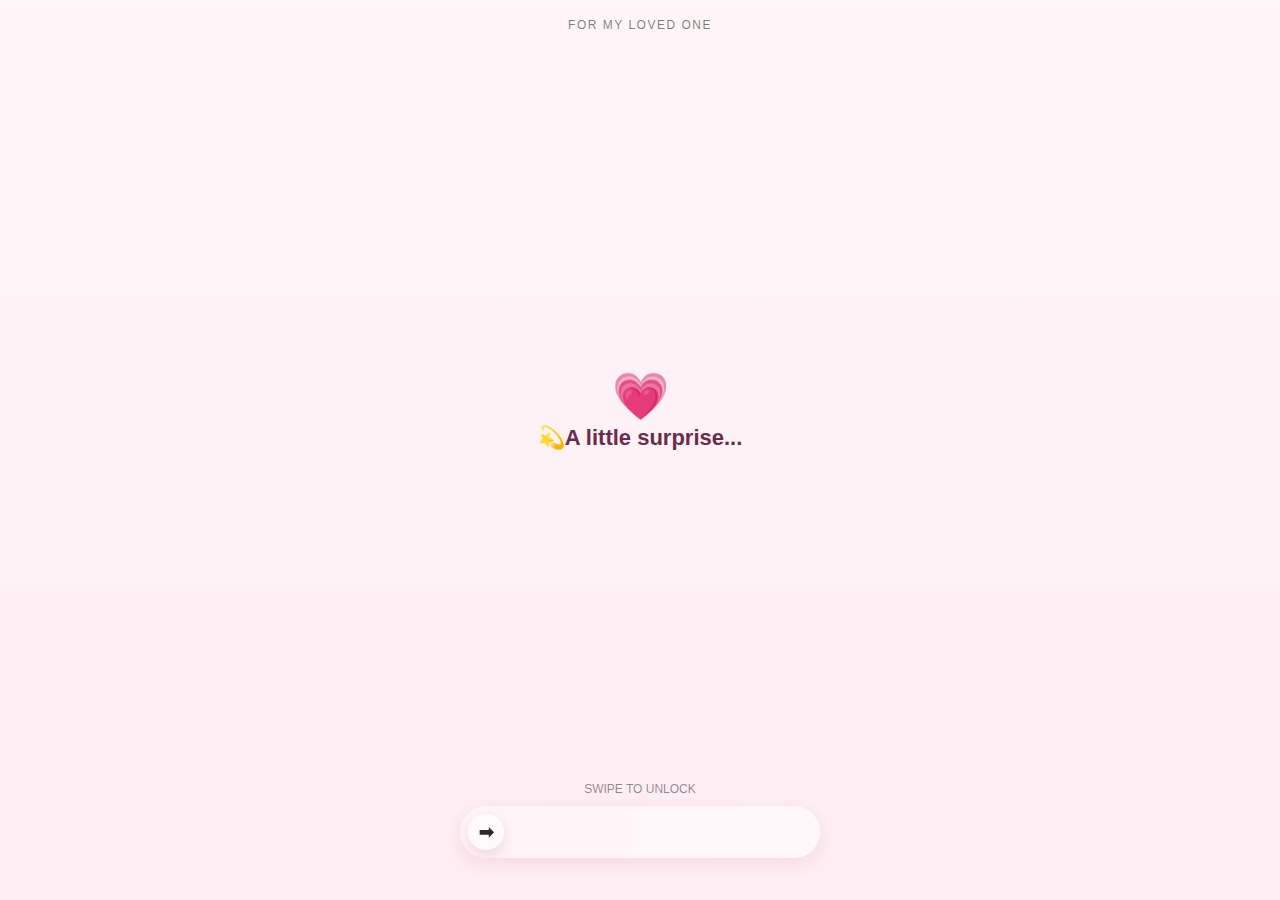
<file: index.html>
<!doctype html>
<html lang="en">
<head>
<meta charset="utf-8">
<meta name="viewport" content="width=device-width,initial-scale=1">
<title>For My Loved One</title>
<link rel="stylesheet" href="css/style.css">
</head>
<body class="mobile-only">
<main class="lockscreen">
  <header class="top-text">FOR MY LOVED ONE</header>
  <section class="center-area">
    <div class="heart-emoji">💗</div>
    <h1 class="title">💫A little surprise...</h1>
  </section>
  <footer class="unlock-area">
    <div class="swipe-label">SWIPE TO UNLOCK</div>
    <div class="slider" id="slider">
      <div class="slider-track"></div>
      <div class="knob" id="knob">➡</div>
    </div>
  </footer>
</main>
<script src="js/main.js"></script>
</body>
</html>
</file>
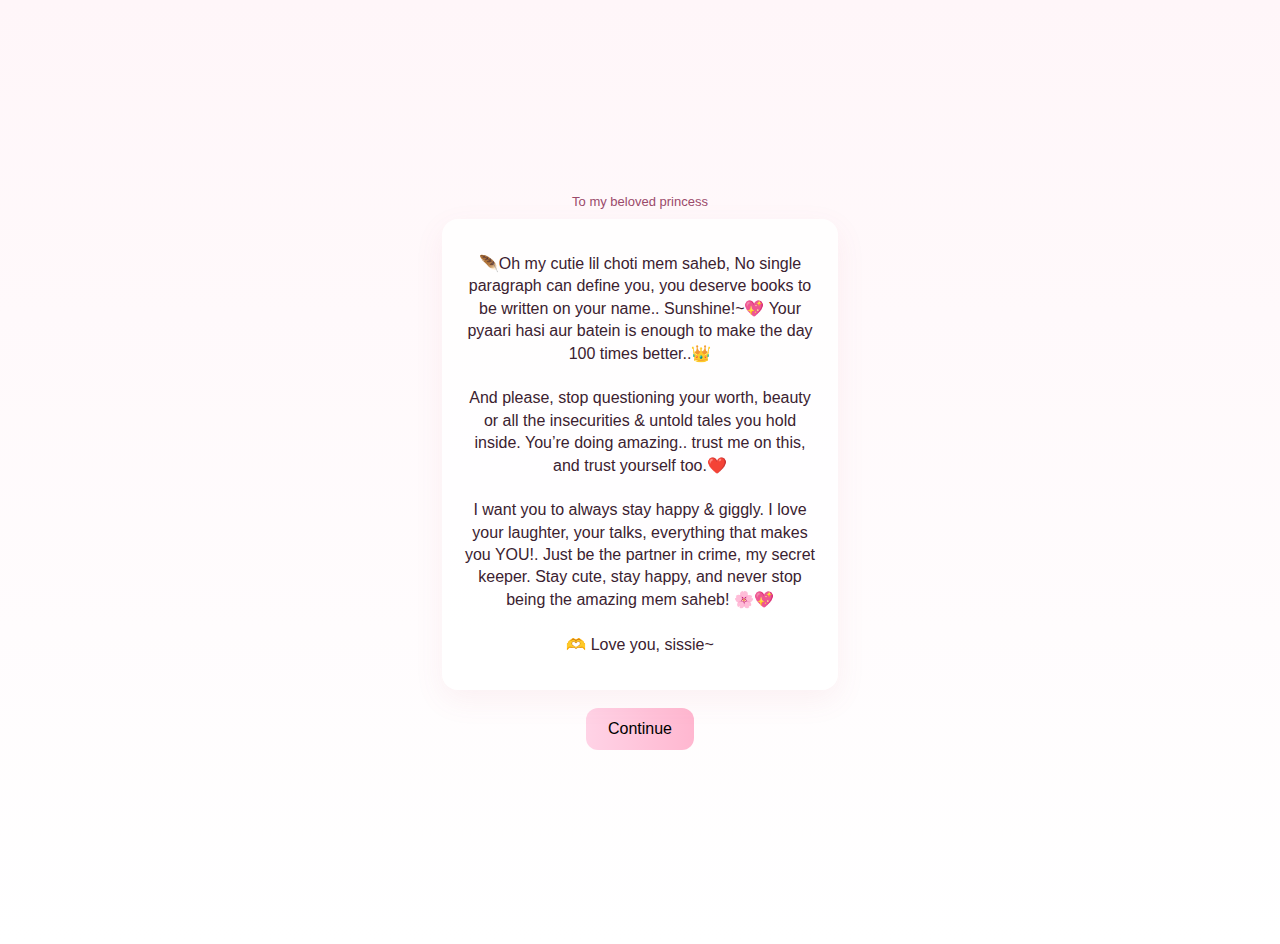
<file: message.html>
<!DOCTYPE html>
<html lang="en">
  <head>
    <meta charset="utf-8" />
    <meta name="viewport" content="width=device-width,initial-scale=1" />
    <title>Message</title>
    <link rel="stylesheet" href="css/message.css" />
  </head>
  <body class="mobile-only">
    <main class="message-wrap">
      <header class="msg-top">To my beloved princess</header>
      <section class="msg-card">
        <p class="msg-text">🪶Oh my cutie lil choti mem saheb, No single paragraph can define you, you deserve books to be written on your name.. Sunshine!~💖 Your pyaari hasi aur batein is  enough to make the day 100 times better..👑
<br /> <br />
And please, stop questioning your worth, beauty or all the insecurities & untold tales you hold inside. You’re doing amazing.. trust me on this, and trust yourself too.❤️
<br /><br />
I want you to always stay happy & giggly. I love your laughter, your talks, everything that makes you YOU!. Just be the partner in crime, my secret keeper. Stay cute, stay happy, and never stop being the amazing mem saheb! 🌸💖
<br /><br />
🫶 Love you, sissie~</p>
      </section>
      <button class="continue-btn" id="continueBtn">Continue</button>
    </main>
    <script>
      document.getElementById("continueBtn").addEventListener("click", () => {
        location.href = "music.html";
      });
    </script>
  </body>
</html>
</file>
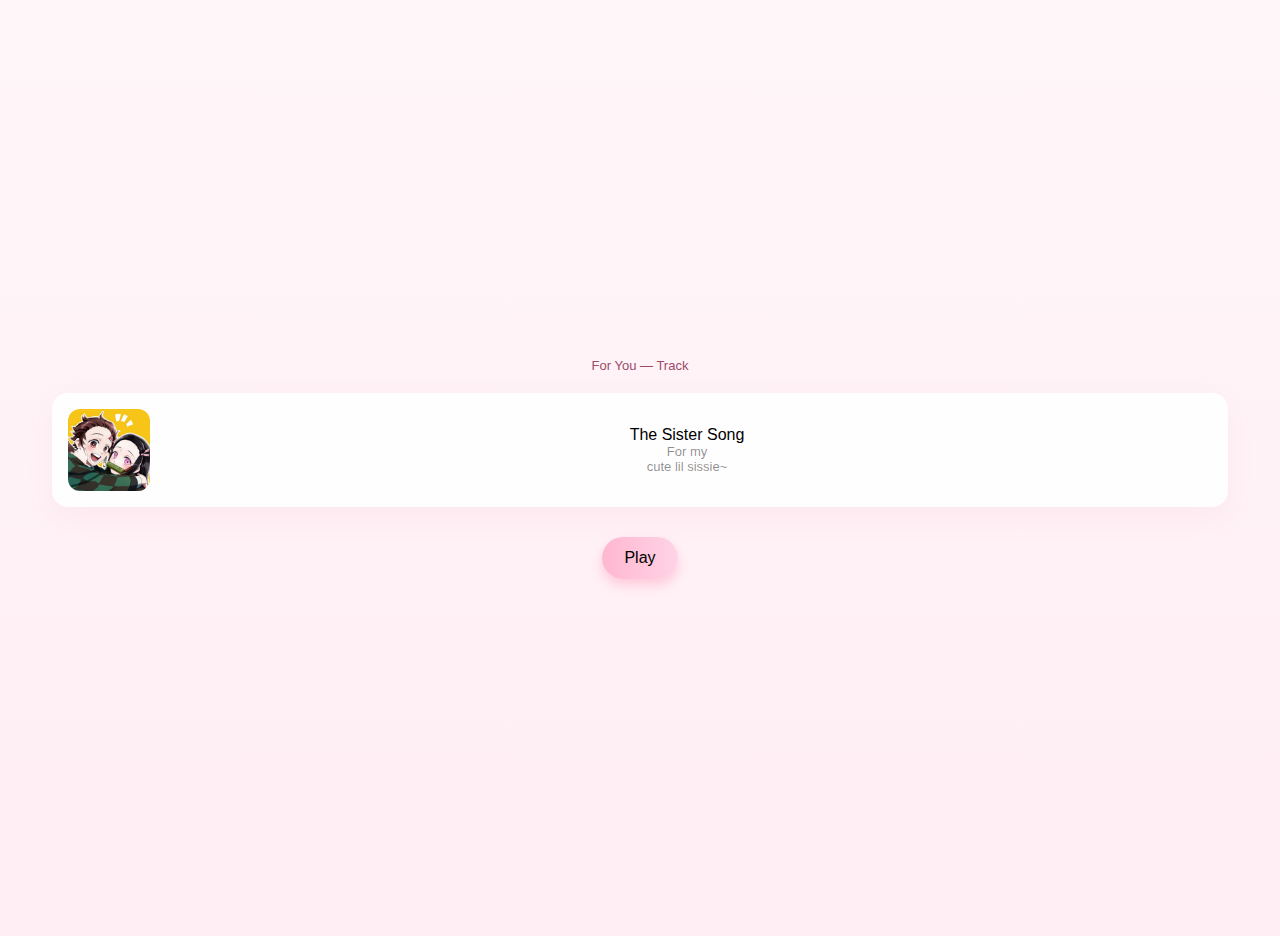
<file: music.html>
<!doctype html>
<html lang="en">
<head>
<meta charset="utf-8">
<meta name="viewport" content="width=device-width,initial-scale=1">
<title>Music</title>
<link rel="stylesheet" href="css/music.css">
</head>
<body class="mobile-only">
<main class="player-wrap">
  <header class="player-top">For You — Track</header>

  <div class="album-card">
    <!-- Album art image -->
    <img src="assets/images/image.png" alt="Album Art" class="album-art" id="albumArt">

    <div class="track-info">
      <div class="track-title" id="trackTitle">The Sister Song</div>
      <div class="track-artist" id="trackArtist">For my <br> cute lil sissie~</div>
    </div>
  </div>

  <div class="progress-container">
    <div class="progress-bar" id="progressBar"></div>
  </div>

  <div class="controls">
    <button id="playBtn" class="play-btn">Play</button>
  </div>

  <audio id="audio" src="assets/song.mp3" preload="auto"></audio>
</main>
<script src="js/music.js"></script>
</body>
</html>
</file>
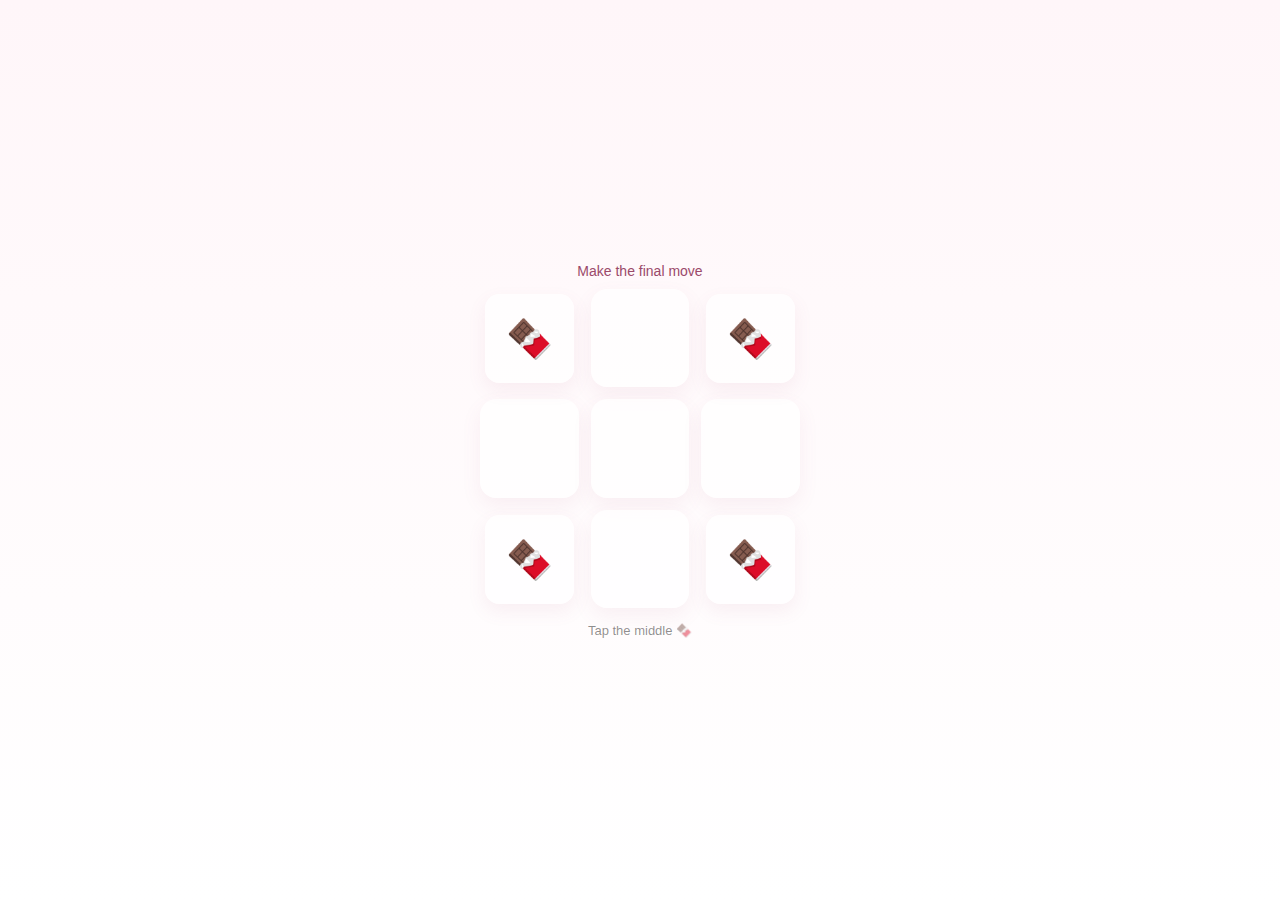
<file: tic-tac-toe.html>
<!doctype html>
<html lang="en">
<head>
<meta charset="utf-8">
<meta name="viewport" content="width=device-width,initial-scale=1">
<title>Tic Tac Toe</title>
<link rel="stylesheet" href="css/tic-tac-toe.css">
</head>
<body class="mobile-only">
<main class="ttt-wrap">
  <header class="ttt-top">Make the final move</header>
  <div class="board" id="board">
    <div class="cell" data-index="0"></div>
    <div class="cell" data-index="1"></div>
    <div class="cell" data-index="2"></div>
    <div class="cell" data-index="3"></div>
    <div class="cell" data-index="4"></div>
    <div class="cell" data-index="5"></div>
    <div class="cell" data-index="6"></div>
    <div class="cell" data-index="7"></div>
    <div class="cell" data-index="8"></div>
  </div>
  <div class="hint">Tap the middle 🍫</div>
  <div class="confetti" id="confetti"></div>
</main>
<script src="js/tic-tac-toe.js"></script>
</body>
</html>
</file>
<file: css/style.css>
:root{
  --bg1:#fff6f9;
  --bg2:#ffeef4;
  --accent:#ff8fb1;
  --muted:#d86f98;
  --glass:rgba(255,255,255,0.6);
}

*{box-sizing:border-box}
html,body{height:100%}
body.mobile-only{
  font-family:-apple-system,BlinkMacSystemFont,'Segoe UI',Roboto,'Helvetica Neue',Arial;
  margin:0;padding:0; background:linear-gradient(180deg,var(--bg1),var(--bg2));
  color:#2b2b2b;
}

.lockscreen {
  height: 100vh;
  display: flex;
  flex-direction: column;
  align-items: center;        /* center horizontally */
  justify-content: center;    /* center vertically */
  padding: 0 20px;            /* smaller padding, keep compact */
  gap: 20px;                  /* spacing between elements */
  text-align: center;          /* center text inside */
}

.center-area {
  display: flex;
  flex-direction: column;
  align-items: center;
  gap: 6px;                   /* reduce gap between heart and title */
}

.unlock-area {
  width: 80%;                 /* smaller slider width for compact look */
  padding-bottom: 20px;
}

.slider {
  height: 48px;               /* slightly smaller knob track */
  border-radius: 50px;
}

.knob {
  height: 32px;               /* smaller knob */
  width: 32px;
  font-size: 18px;
}

.lockscreen {
  height: 100vh;
  display: flex;
  flex-direction: column;
  align-items: center;
  justify-content: center; /* center content block */
  padding: 40px 20px;      /* some padding from top/bottom edges */
  gap: 30px;               /* space between top, center, bottom */
  text-align: center;
}


.lockscreen{height:100vh;display:flex;flex-direction:column;justify-content:space-between;padding:18px}
.top-text{font-size:12px;letter-spacing:1.5px;text-align:center;color:rgba(0,0,0,0.5)}
.center-area{display:flex;flex-direction:column;align-items:center;gap:8px}
.heart-emoji{font-size:46px;transform:translateY(6px);}
.title{font-size:22px;margin:0;color:#6b2b4d}
.unlock-area{padding-bottom:24px}
.swipe-label{text-align:center;font-size:12px;color:rgba(0,0,0,0.45);margin-bottom:10px}
.slider{height:52px;max-width:360px;margin:0 auto;position:relative;border-radius:999px;background:linear-gradient(90deg, rgba(255,255,255,0.35), rgba(255,255,255,0.6));box-shadow:0 6px 20px rgba(183,93,127,0.15);overflow:hidden}
.slider-track{position:absolute;left:0;top:0;bottom:0;width:100%;}
.knob{position:absolute;left:8px;top:50%;transform:translateY(-50%);height:36px;width:36px;border-radius:50%;display:flex;align-items:center;justify-content:center;font-weight:bold;background:var(--glass);backdrop-filter:blur(6px);box-shadow:0 6px 14px rgba(201,88,126,0.2);transition:left .12s}
.slider::after{content:'';position:absolute;left:-60%;top:0;height:100%;width:60%;background:linear-gradient(90deg, transparent, rgba(255,255,255,0.6), transparent);transform:skewX(-20deg);animation:shimmer 2.2s infinite}
@keyframes shimmer{to{left:160%}}
</file>
<file: css/message.css>
body.mobile-only{font-family:-apple-system,BlinkMacSystemFont,'Segoe UI',Roboto,'Helvetica Neue',Arial;margin:0;background:linear-gradient(180deg,#fff6f9,#fff)}
.message-wrap{height:100vh;padding:22px;display:flex;flex-direction:column;align-items:center;position:relative;overflow:hidden;transition:opacity 1.2s;}
.msg-top{font-size:13px;color:#9b4a6a;margin-bottom:10px}
.msg-card{background:rgba(255,255,255,0.8);padding:18px;border-radius:16px;box-shadow:0 10px 30px rgba(200,90,120,0.08);max-width:360px;text-align:center;position:relative;z-index:1}
.msg-text{font-size:16px;line-height:1.4;color:#3b2230}
.continue-btn{margin-top:18px;background:linear-gradient(90deg,#ffd3e6,#ffb7d0);border:none;padding:12px 22px;border-radius:12px;font-size:16px;cursor:pointer}

/* floating hearts animation */
@keyframes floatHearts{
  0%{transform:translateY(0) rotate(0deg);opacity:1;}
  100%{transform:translateY(-300px) rotate(360deg);opacity:0;}
}
.heart{
  position:absolute;
  font-size:18px;
  animation:floatHearts 6s linear infinite;
  pointer-events:none;
}

.message-wrap {
  height: 100vh;
  padding: 22px;
  display: flex;
  flex-direction: column;
  align-items: center;
  justify-content: center; /* center vertically */
  position: relative;
  overflow: hidden;
  transition: opacity 1.2s;
  text-align: center;
}
</file>
<file: css/music.css>
body.mobile-only{font-family:-apple-system,BlinkMacSystemFont,'Segoe UI',Roboto,'Helvetica Neue',Arial;margin:0;background:linear-gradient(180deg,#fff6f9,#ffeef4)}
.player-wrap{height:100vh;padding:18px;display:flex;flex-direction:column;align-items:center;transition:opacity 1.2s;}
.player-top{font-size:13px;color:#9b4a6a;margin-bottom:20px}
.album-card{background:rgba(255,255,255,0.9);width:92%;border-radius:16px;padding:16px;display:flex;gap:12px;align-items:center;box-shadow:0 10px 30px rgba(200,90,120,0.06)}
.album-art{height:82px;width:82px;border-radius:12px;display:flex;align-items:center;justify-content:center;font-size:36px;transition:transform 0.5s linear;}
.track-info{flex:1}
.track-title{font-size:16px}
.track-artist{font-size:13px;color:rgba(0,0,0,0.45)}
.controls{margin-top:30px}
.play-btn{padding:12px 22px;border-radius:999px;border:none;font-size:16px;background:linear-gradient(90deg,#ffb7d0,#ffd3e6);cursor:pointer;box-shadow:0 6px 12px rgba(255,143,177,0.4);transition:0.3s;}
.playing .album-art{animation:rotate 5s linear infinite;}

@keyframes rotate{
  from{transform:rotate(0deg);}
  to{transform:rotate(360deg);}
}

.player-wrap {
  height: 100vh;
  padding: 18px;
  display: flex;
  flex-direction: column;
  align-items: center;
  justify-content: center; /* center vertically */
  transition: opacity 1.2s;
  text-align: center;
}
</file>
<file: css/tic-tac-toe.css>
:root{--bg1:#fff6f9;--card:#fff;--accent:#ff8fb1}
*{box-sizing:border-box}
body.mobile-only{font-family:-apple-system,BlinkMacSystemFont,'Segoe UI',Roboto,'Helvetica Neue',Arial;margin:0;background:linear-gradient(180deg,var(--bg1),#fff)}
.ttt-wrap{height:100vh;padding:20px;display:flex;flex-direction:column;align-items:center;transition:opacity 1.2s;}
.ttt-top{font-size:14px;color:#9b4a6a;margin-bottom:10px}
.board{width:320px;height:320px;display:grid;grid-template-columns:repeat(3,1fr);grid-template-rows:repeat(3,1fr);gap:12px}
.cell{background:rgba(255,255,255,0.7);border-radius:16px;display:flex;align-items:center;justify-content:center;font-size:42px;box-shadow:0 8px 20px rgba(183,93,127,0.08);transition:0.3s;animation:glow 2s infinite alternate;}
.filled{transform:scale(0.9);animation:pop .35s forwards}
.hint{margin-top:14px;font-size:13px;color:rgba(0,0,0,0.45)}
.confetti{position:fixed;inset:0;pointer-events:none}


.ttt-wrap {
  height: 100vh;
  padding: 20px;
  display: flex;
  flex-direction: column;
  align-items: center;
  justify-content: center; /* center vertically */
  transition: opacity 1.2s;
  text-align: center;      /* center text inside */
}

@keyframes pop{0%{transform:scale(0.6)}60%{transform:scale(1.08)}100%{transform:scale(1)}}
@keyframes glow{0%{box-shadow:0 8px 20px rgba(183,93,127,0.08)}100%{box-shadow:0 8px 28px rgba(255,143,177,0.4)}}
</file>
